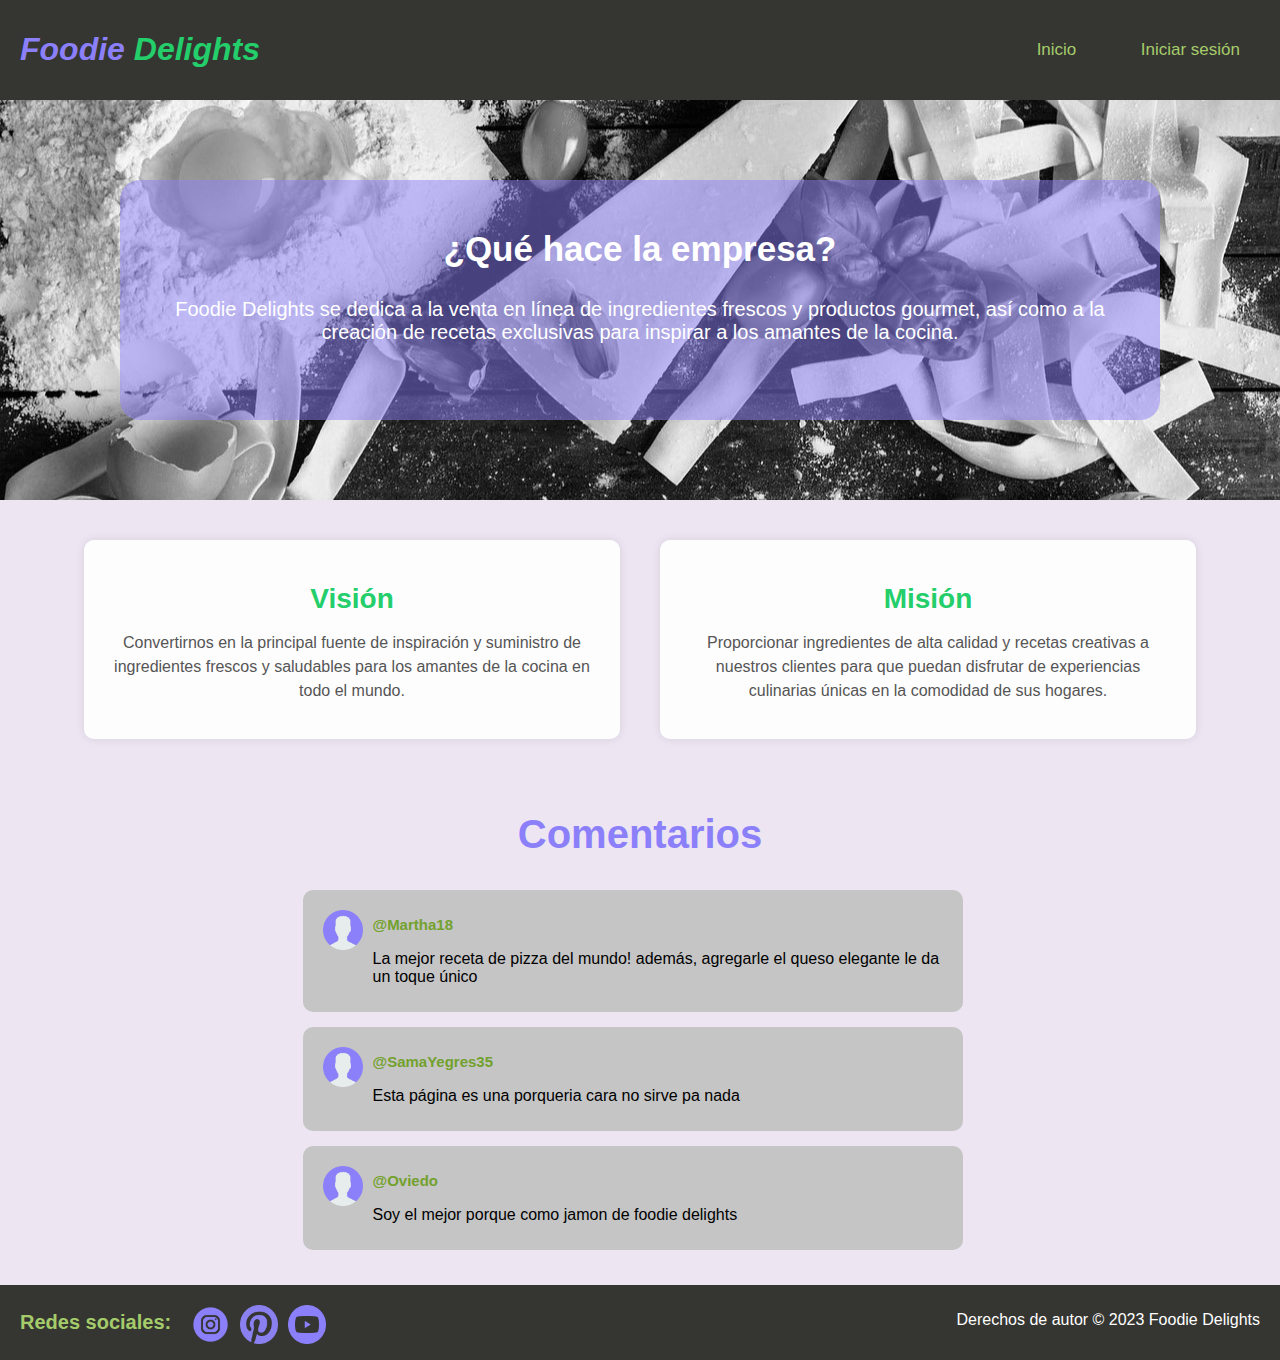
<file: index.html>
<!DOCTYPE html>
<html lang="en">
<head>
    <meta charset="UTF-8">
    <meta name="viewport" content="width=device-width, initial-scale=1.0">
    <link rel="stylesheet" href="assets/css/index.css">
    <title>Foodie Delights/Pagina inicial</title>
</head>
<body>
    <header class="barra">
        <h1><i>Foodie <span>Delights</span></i></h1>
        <div class="menu">
            <nav>
               <ul>
                   <li><a href="index.html">Inicio</a></li>
                   <li><a href="portafolio.html" id="display">Portafolio</a></li>
                   <li><a href="iniciarSesion.html" id="linkInicioSesion">Iniciar sesión</a></li>
               </ul>
           </nav>
       </div>
    </header>
    <section class="que-hace">
        <div class="contenido">
            <h2>¿Qué hace la empresa?</h2>
            <p>Foodie Delights se dedica a la venta en línea de ingredientes frescos y productos gourmet, así como a la creación de recetas exclusivas para inspirar a los amantes de la cocina.</p>
        </div>
    </section>
    <section class="vision-mision">
        <div class="vision">
            <h2>Visión</h2>
            <p>Convertirnos en la principal fuente de inspiración y suministro de ingredientes frescos y saludables para los amantes de la cocina en todo el mundo.</p>
        </div>
        <div class="mision">
            <h2>Misión</h2>
            <p> Proporcionar ingredientes de alta calidad y recetas creativas a nuestros clientes para que puedan disfrutar de experiencias culinarias únicas en la comodidad de sus hogares.</p>
        </div>
    </section>
    <section class="reseñas">
        <h2>Comentarios</h2>
        <div class="comentarios">
            <div class="comentario">
                <img src="assets/img/usuario.png" alt="icono">
                <div class="texto">
                    <p><strong>@Martha18</strong></p>
                    <p>La mejor receta de pizza del mundo! además, agregarle el queso elegante le da un toque único</p>
                </div>
            </div>
            <div class="comentario">
                <img src="assets/img/usuario.png" alt="icono">
                <div class="texto">
                    <p><strong>@SamaYegres35</strong></p>
                    <p>Esta página es una porqueria cara no sirve pa nada</p>
                </div>
            </div>
            <div class="comentario">
                <img src="assets/img/usuario.png" alt="icono">
                <div class="texto">
                    <p><strong>@Oviedo</strong></p>
                    <p>Soy el mejor porque como jamon de foodie delights</p>
                </div>
            </div>
        </div>
    </section>
    <footer>
        <div class="redes">
            <p><strong>Redes sociales:</strong></p>
            <a href="https://www.instagram.com/foodiedelights" target="_blank"><img src="assets/img/instagram.png" alt="ig"></a>
            <a href="https://www.pinterest.com/foodiedelights" target="_blank"><img src="assets/img/logotipo-de-pinterest.png" alt="pin"></a>
            <a href="https://www.youtube.com/foodiedelights" target="_blank"><img src="assets/img/youtube.png" alt="yt"></a>
        </div>
        <p>Derechos de autor © 2023 Foodie Delights</p>
    </footer>
    <script src="assets/js/VerificateUser.js"></script>
</body>
</html>
</file>
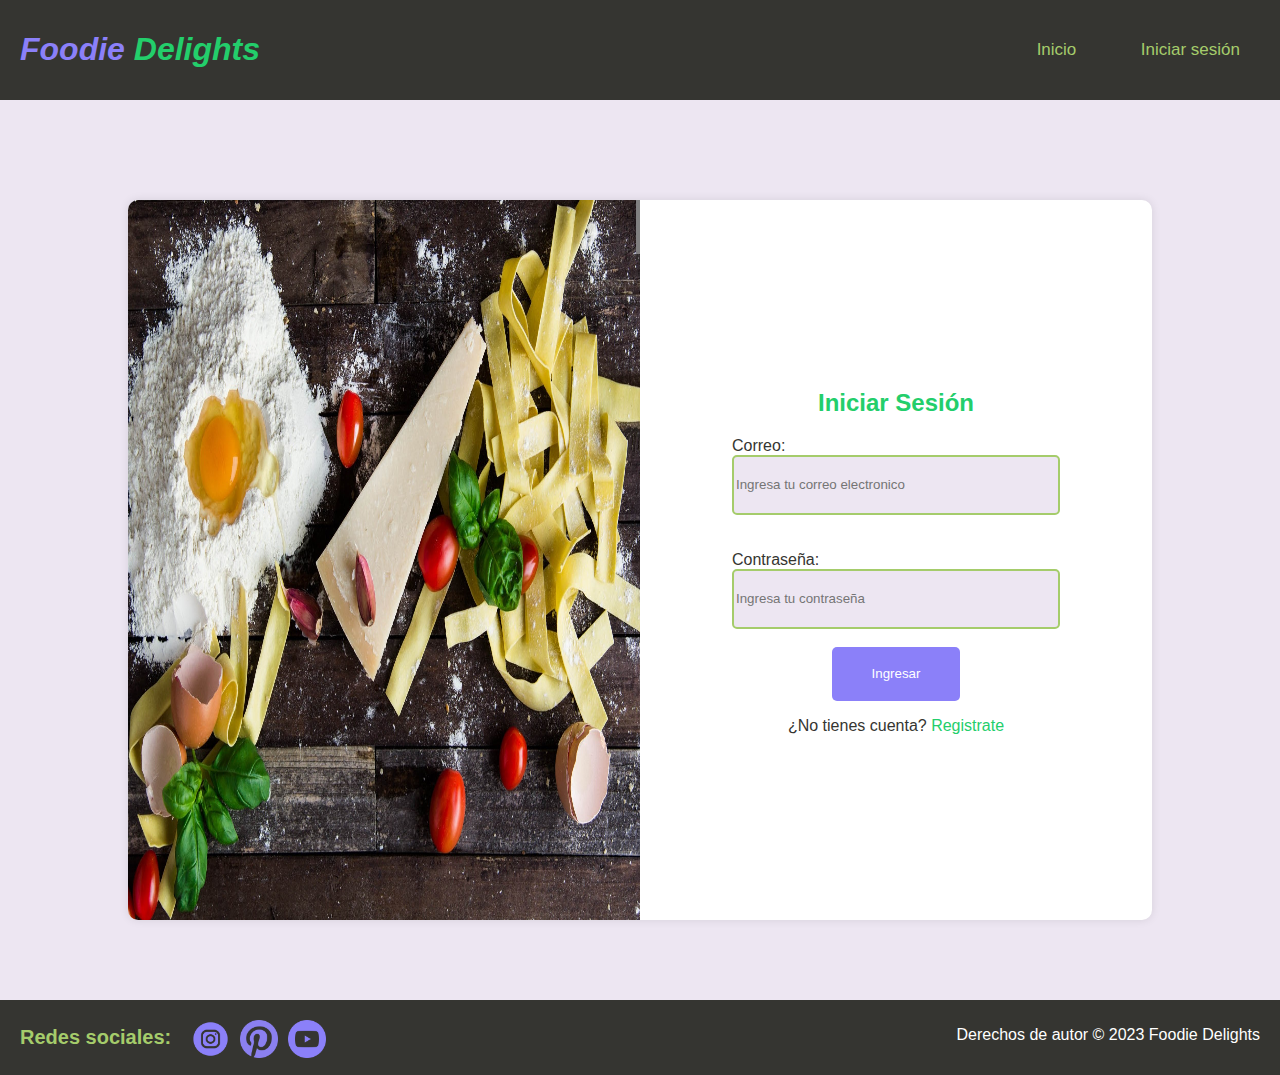
<file: iniciarSesion.html>
<!DOCTYPE html>
<html lang="en">
<head>
    <meta charset="UTF-8">
    <meta name="viewport" content="width=device-width, initial-scale=1.0">
    <link rel="stylesheet" href="assets/css/iniciarSesion.css">
    <title>Foodie Delights/Iniciar sesión</title>
</head>
<body>
    <header class="barra">
        <h1><i>Foodie <span>Delights</span></i></h1>
        <div class="menu">
            <nav>
                <ul>
                    <li><a href="index.html">Inicio</a></li>
                    <li><a href="portafolio.html" id="display">Portafolio</a></li>
                    <li><a href="iniciarSesion.html" id="linkInicioSesion">Iniciar sesión</a></li>
                </ul>
            </nav>
        </div>
    </header>
    <main>
        <section>
            <img src="assets/img/pasta.jpg" alt="pasta">
            <div class="contenido">
                <h2>Iniciar Sesión</h2>
                <form action="" id="inicioSesionForm">
                    <div class="datos">
                        <label for="email">Correo: </label>
                        <input type="email" name="email" placeholder="Ingresa tu correo electronico">
                        <br><br>
                        <label for="password">Contraseña: </label>
                        <input type="password" name="password" placeholder="Ingresa tu contraseña">
                    </div>
                    <br>
                    <button type="submit">Ingresar</button>
                </form>
                <p>¿No tienes cuenta? <a href="registro.html">Registrate</a></p>
            </div>
        </section>
    </main>
    <footer>
        <div class="redes">
            <p><strong>Redes sociales:</strong></p>
            <a href="https://www.instagram.com/foodiedelights" target="_blank"><img src="assets/img/instagram.png" alt="ig"></a>
            <a href="https://www.pinterest.com/foodiedelights" target="_blank"><img src="assets/img/logotipo-de-pinterest.png" alt="pin"></a>
            <a href="https://www.youtube.com/foodiedelights" target="_blank"><img src="assets/img/youtube.png" alt="yt"></a>
        </div>
        <p>Derechos de autor © 2023 Foodie Delights</p>
    </footer>
</body>
<script src="assets/js/iniciarSesion.js"></script>
<script src="assets/js/VerificateUser.js"></script>
</html>
</file>
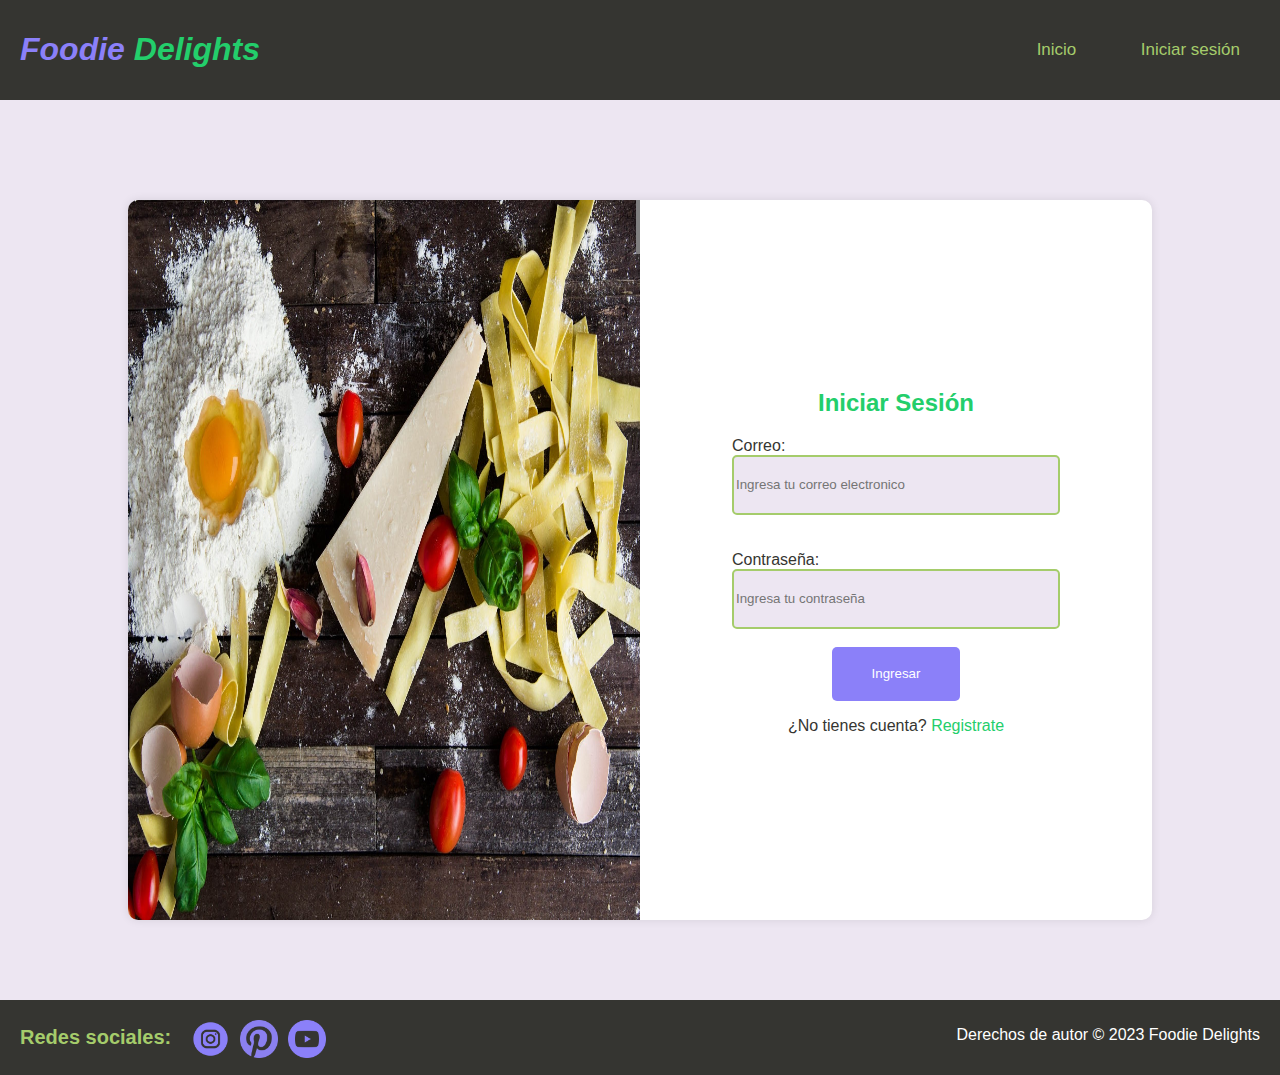
<file: portafolio.html>
<!DOCTYPE html>
<html lang="en">
<head>
    <meta charset="UTF-8">
    <meta name="viewport" content="width=device-width, initial-scale=1.0">
    <link rel="stylesheet" href="assets/css/portafolio.css">
    <title>Foodie Delights/Portafolio</title>
</head>
<body>
    <header class="barra">
        <h1><i>Foodie <span>Delights</span></i></h1>
        <div class="menu">
            <nav>
                <ul>
                    <li><a href="index.html">Inicio</a></li>
                    <li><a href="portafolio.html" id="display">Portafolio</a></li>
                    <li><a href="iniciarSesion.html" id="linkInicioSesion">Iniciar sesión</a></li>
                </ul>
            </nav>
        </div>
    </header>
    <div class="encabezado">
        <h1>Portafolio de la empresa</h1>
    </div>
    <section>
        <h2>Productos</h2>
        <p class="subtitulo">Nuestros productos más vendidos:</p>
        <div class="productos">
            <div class="item">
                <img src="assets/img/jamon-694836_1920.jpg" alt="jamos ibérico">
                <h4>Jamón Ibérico</h4>
                <p>El mejor jamón traido de España</p>
                <p><strong>Precio:</strong>$42.000</p>
            </div>
            <div class="item">
                <img src="assets/img/cheese-2785_1280.jpg" alt="queso">
                <h4>Queso Elegante</h4>
                <p>El queso más fino que existe, gracias a que realizo un curso de etiqueta en Londres</p>
                <p><strong>Precio:</strong>$50.000</p>
            </div>
        </div>
    </section>
    <section>
        <h2>Recetas</h2>
        <p class="subtitulo">Algunas de nuestras más famosas recetas:</p>
        <div class="productos">
            <div class="item">
                <img src="assets/img/pizza.jpg" alt="pizza">
                <h4>Pizza romana</h4>
                <p>Deliciosa pizza, fácil de hacer con ingredientes accesibles</p>
                <p><strong>Precio:</strong>$10.000</p>
            </div>
            <div class="item">
                <img src="assets/img/cake-1869227_1280.jpg" alt="pastel">
                <h4>Tiramisú de café</h4>
                <p>Receta del mejor tiramisú al estilo francés</p>
                <p><strong>Precio:</strong>$10.000</p>
            </div>
        </div>
    </section>
    <footer>
        <div class="redes">
            <p><strong>Redes sociales:</strong></p>
            <a href="https://www.instagram.com/foodiedelights" target="_blank"><img src="assets/img/instagram.png" alt="ig"></a>
            <a href="https://www.pinterest.com/foodiedelights" target="_blank"><img src="assets/img/logotipo-de-pinterest.png" alt="pin"></a>
            <a href="https://www.youtube.com/foodiedelights" target="_blank"><img src="assets/img/youtube.png" alt="yt"></a>
        </div>
        <p>Derechos de autor © 2023 Foodie Delights</p>
    </footer>
    <script src="assets/js/VerificateUser.js"></script>
    <script src="assets/js/proteccion.js"></script>
</body>
</html>
</file>
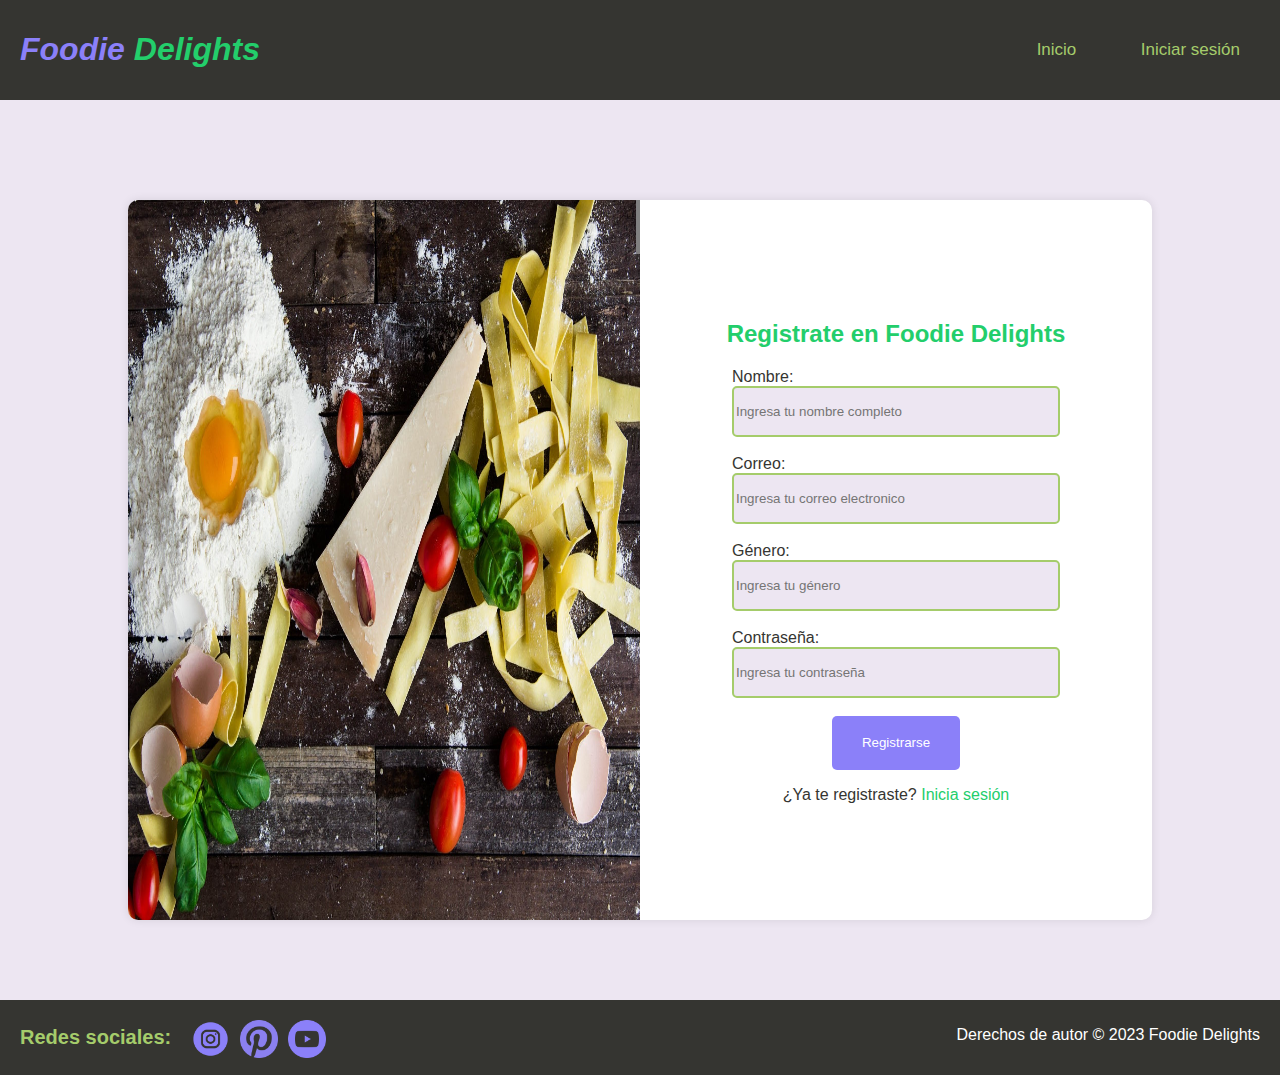
<file: registro.html>
<!DOCTYPE html>
<html lang="en">
<head>
    <meta charset="UTF-8">
    <meta name="viewport" content="width=device-width, initial-scale=1.0">
    <link rel="stylesheet" href="assets/css/registro.css">
    <title>Foodie Delights/Registro</title>
</head>
<body>
    <header class="barra">
        <h1><i>Foodie <span>Delights</span></i></h1>
        <div class="menu">
            <nav>
                <ul>
                    <li><a href="index.html">Inicio</a></li>
                    <li><a href="portafolio.html" id="display">Portafolio</a></li>
                    <li><a href="iniciarSesion.html" id="linkInicioSesion">Iniciar sesión</a></li>
                </ul>
            </nav>
        </div>
    </header>
    <main>
        <section>
            <img src="assets/img/pasta.jpg" alt="pasta">
            <div class="contenido">
                <h2>Registrate en Foodie Delights</h2>
                <form action="" id="registroForm">
                    <div class="datos">
                        <label for="nombre">Nombre: </label>
                        <input type="text" name="nombre" placeholder="Ingresa tu nombre completo">
                        <br>
                        <label for="email">Correo: </label>
                        <input type="email" name="email" placeholder="Ingresa tu correo electronico">
                        <br>
                        <label for="genero">Género: </label>
                        <input type="text" name="genero" placeholder="Ingresa tu género">
                        <br>
                        <label for="password">Contraseña: </label>
                        <input type="password" name="password" placeholder="Ingresa tu contraseña">
                    </div>
                    <br>
                    <button type="submit">Registrarse</button>
                </form>
                <p>¿Ya te registraste? <a href="iniciarSesion.html">Inicia sesión</a></p>
            </div>
        </section>
    </main>
    <footer>
        <div class="redes">
            <p><strong>Redes sociales:</strong></p>
            <a href="https://www.instagram.com/foodiedelights" target="_blank"><img src="assets/img/instagram.png" alt="ig"></a>
            <a href="https://www.pinterest.com/foodiedelights" target="_blank"><img src="assets/img/logotipo-de-pinterest.png" alt="pin"></a>
            <a href="https://www.youtube.com/foodiedelights" target="_blank"><img src="assets/img/youtube.png" alt="yt"></a>
        </div>
        <p>Derechos de autor © 2023 Foodie Delights</p>
    </footer>
</body>
<script src="assets/js/registro2.js"></script>
<script src="assets/js/VerificateUser.js"></script>
</html>
</file>
<file: assets/css/index.css>
/*BODY*/

body{
    margin: 0;
    padding: 0;
    font-family: Arial, Helvetica, sans-serif;
    background-color: #EDE6F2;
}

/*HEADER*/

.barra{
    display: flex;
    background-color: #353531;
    color: white;
    align-items: center;
    padding: 10px;
}
.barra h1{
    margin-left: 10px;
    color: #8B80F9;
}
.barra h1 span{
    color: #23CE6B;
}
.barra li,.barra a{
    padding: 5px;
    font-size: 17px;
    display: inline;
    margin-right: 10px;
    text-decoration: none;
    color: #A5CC6B;
    list-style: none;
}
.barra a:hover{
    transition: 0.5s;
    padding: 5px;
    border-radius: 3px;
    background-color: #A5CC6B;
    color: white;
}
.menu {
    margin-left: auto;
}
.menu nav, .menu ul{
    padding: 0;
    margin: 0;
}

/*MAIN*/

.que-hace{
    display: flex;
    justify-content: center;
    align-items:center;
    background-image: url(../img/pasta-794464_1280.jpg);
    background-size: cover;
    background-position: center;
    height: 400px;
}
.contenido{
    display: flexbox;
    align-items: center;
    justify-content: center;
    background-color:rgba(139, 128, 249, 0.5);
    color: white;
    width: 1000px;
    height: 200px;
    padding: 20px;
    border-radius: 20px;
    text-align: center;
}

.contenido h2{
    font-size: 35px;
}

.contenido p{
    font-size: 20px;   
}

.vision-mision {
    margin: 20px;
    display: flex;
    justify-content: center;
    flex-wrap: wrap;
}

.vision-mision div {
    margin: 20px;
    padding: 20px;
    width: 40%;
    background-color: rgba(255, 255, 255, 0.9);
    border-radius: 10px;
    box-shadow: 0 0 10px rgba(0, 0, 0, 0.1);
    text-align: center;
}
.vision-mision h2 {
    font-size: 28px;
    color:#23CE6B;
    margin-bottom: 10px;
}
.vision-mision p {
    font-size: 16px;
    line-height: 1.5;
    color: #555;
}

.reseñas{
    margin: 20px;
    display: flex;
    flex-direction: column;
    align-items: center;
}
.reseñas h2{
    font-size: 40px;
    color: #8B80F9;
}
.comentarios{
    display: flex;
    justify-content: center;
    flex-wrap: wrap;
}
.comentario{
    background-color:#c5c5c5;
    border-radius: 10px;
    width: 50vw;
    margin-right: 15px;
    margin-bottom: 15px;
    padding: 10px;
    display: flex;
}
.comentario img{
    width: 40px;
    height: 40px;
    margin: 10px;
}
.comentario p strong{
    color: #73a12d;
    font-size: 15px;
}

/* FOOTER */

footer {
    background-color: #353531;
    color: white;
    text-align: center;
    padding: 10px 0;
    display: flex;
    justify-content: space-between;
}
.redes{
    display: flex;
    justify-content:flex-start;
}

.redes p strong{
    margin-left: 20px;
    color: #A5CC6B;
    font-size: 20px;
}
footer p{
    margin-right: 20px;
}
.redes a img{
    margin-top:10px ;
    width: 3vw;
    height: 3vw;
    margin-right: 10px;
}

/* RESPONSIVE */

@media only screen and (max-width: 600px) {
    /*HEADER*/

    .barra {
        flex-direction: column; 
    }
    
    .barra h1 {
        text-align: center;
        margin-bottom: 10px; 
    }
    
    .menu {
        width: 100%; 
        text-align: center; 
        margin-left: 0; 
    }
    
    .barra li, .barra a {
        margin: 0;
    }

    /*MAIN*/

    .contenido{
        border-radius: 0%;
    }
    .contenido h2{
        font-size: 30px;
    }
    
    .contenido p{
        font-size: 15px;   
    }
    
    .vision-mision div{
        width: 100%;
    }
    .comentario img{
        width: 20%;
        height: 20%;
    }

    /*FOOTER*/

    footer{
        flex-direction: column;
        justify-content: center;
    }

    .redes{
        justify-content: center;
    }

    .redes a img{
        width: 6vw;
        height: 6vw;
        margin-top: 5px;
        margin-right: 10px;
    }
}
</file>
<file: assets/css/iniciarSesion.css>
/*BODY*/

body{
    margin: 0;
    padding: 0;
    font-family: Arial, Helvetica, sans-serif;
    background-color: #EDE6F2;
}

/*HEADER*/

.barra{
    display: flex;
    background-color: #353531;
    color: white;
    align-items: center;
    padding: 10px;
}
.barra h1{
    margin-left: 10px;
    color: #8B80F9;
}
.barra h1 span{
    color: #23CE6B;
}
.barra li,.barra a{
    padding: 5px;
    font-size: 17px;
    display: inline;
    margin-right: 10px;
    text-decoration: none;
    color: #A5CC6B;
    list-style: none;
}
.barra a:hover{
    transition: 0.5s;
    padding: 5px;
    border-radius: 3px;
    background-color: #A5CC6B;
    color: white;
}
.menu {
    margin-left: auto;
}
.menu nav, .menu ul{
    padding: 0;
    margin: 0;
}

/*MAIN*/

main{
    display: flex;
    justify-content: center;
    align-items: center;
    height: 100vh;
}

section {
    display: flex;
    overflow: hidden;
    align-items: center;
    flex-wrap: wrap;
    background-color: white;
    margin-top: 20px;
    width: 80vw;
    height: 80vh;
    border-radius: 10px;
    box-shadow: 0 0 10px rgba(0, 0, 0, 0.1);
    color: #353531;
}
section img{
    height: 100%;
    width: 50%;
}
.contenido{
    width: 50%;
    display: flex;
    flex-direction: column;
    align-items: center;
    justify-content: center;
}
.contenido form{
    display: flex;
    flex-direction: column;
    justify-content: center;
    align-items: center;
}
.contenido h2{
    color: #23CE6B;
}
.datos{
    display: flex;
    flex-direction: column;
}
.datos input{
    width: 25vw;
    height: 6vh;
    border: 2px solid #A5CC6B;
    background-color: #EDE6F2;
    border-radius: 5px;
}
.datos input:focus{
    outline: none;
    background-color: white;
    border-color: #8B80F9;
}
.contenido form button{
    width: 10vw;
    height: 6vh;
    background-color: #8B80F9;
    border-radius: 5px;
    color: white;
    border: none;
}
section form button:hover{
    background-color:#5849ff;
}

section p a{
    text-decoration: none;
    color:#23CE6B;
}

/* FOOTER */

footer {
    background-color: #353531;
    color: white;
    text-align: center;
    padding: 10px 0;
    display: flex;
    justify-content: space-between;
}
.redes{
    display: flex;
    justify-content:flex-start;
}

.redes p strong{
    margin-left: 20px;
    color: #A5CC6B;
    font-size: 20px;
}
footer p{
    margin-right: 20px;
}
.redes a img{
    margin-top:10px ;
    width: 3vw;
    height: 3vw;
    margin-right: 10px;
}

/* RESPONSIVE */

@media only screen and (max-width: 600px) {
    /*HEADER*/

    .barra {
        flex-direction: column; 
    }
    
    .barra h1 {
        text-align: center;
        margin-bottom: 10px; 
    }
    
    .menu {
        width: 100%; 
        text-align: center; 
        margin-left: 0; 
    }
    
    .barra li, .barra a {
        margin: 0;
    }

    /*MAIN*/
    
    section img{
        width: 100%;
        height: 30%;
    }

    .contenido{
        height: 70%;
        width: 100%;
    }

    .datos input{
        width: 50vw;
        height: 4vh;
    }

    .contenido form button{
        width: 20vw;
        height: 4vh;
    }

    /*FOOTER*/

    footer{
        flex-direction: column;
        justify-content: center;
    }

    .redes{
        justify-content: center;
    }

    .redes a img{
        width: 5vw;
        height: 5vw;
        margin-top: 20px;
        margin-right: 10px;
    }

}
</file>
<file: assets/css/portafolio.css>
/*BODY*/

body{
    margin: 0;
    padding: 0;
    font-family: Arial, Helvetica, sans-serif;
    background-color: #EDE6F2;
}

/*HEADER*/

.barra{
    display: flex;
    background-color: #353531;
    color: white;
    align-items: center;
    padding: 10px;
    flex-wrap: wrap;
}
.barra h1{
    margin-left: 10px;
    color: #8B80F9;
}
.barra h1 span{
    color: #23CE6B;
}
.barra li, .barra a{
    padding: 5px;
    font-size: 17px;
    display: inline;
    margin-right: 10px;
    text-decoration: none;
    color: #A5CC6B;
    list-style: none;
}
.barra a:hover{
    transition: 0.5s;
    padding: 5px;
    border-radius: 3px;
    background-color: #A5CC6B;
    color: white;
}
.menu {
    margin-left: auto;
}
.menu nav, .menu ul{
    padding: 0;
    margin: 0;
}

/*MAIN*/

.encabezado{
    background-color:#8B80F9;
    text-align: center;
    padding: 20px 0;
}

.encabezado h1 {
    color: white;
    font-size: 32px;
    margin: 0;
}

section {
    background-color: white;
    margin: 20px;
    padding: 20px;
    border-radius: 10px;
    box-shadow: 0 0 10px rgba(0, 0, 0, 0.1);
}

section h2 {
    font-size: 28px;
    color:#23CE6B;
    margin-bottom: 10px;
}

.subtitulo {
    font-size: 16px;
    line-height: 1.5;
    color: #555;
}

.productos{
    display: flex;
    justify-content: space-around;
    margin-top: 20px;
    flex-wrap: wrap;
}
.item{
    background-color: #c5c5c5;
    border-radius: 10px;
    width: 35vw;
    display: flex;
    flex-direction: column;
    align-items: center;
    justify-content: center;
    padding: 10px;
    color:#353531;
}
.item img {
    width: 30vw;
    height: 40vh;
}
.item h4{
    color: #8B80F9;
}

/* FOOTER */

footer {
    background-color: #353531;
    color: white;
    text-align: center;
    padding: 10px 0;
    display: flex;
    justify-content: space-between;
}
.redes{
    display: flex;
    justify-content:flex-start;
}

.redes p strong{
    margin-left: 20px;
    color: #A5CC6B;
    font-size: 20px;
}
footer p{
    margin-right: 20px;
}
.redes a img{
    margin-top:10px ;
    width: 3vw;
    height: 3vw;
    margin-right: 10px;
}

/* RESPONSIVE */

@media only screen and (max-width: 600px) {
    /*HEADER*/

    .barra {
        flex-direction: column; 
        align-items: stretch; 
    }
    
    .barra h1 {
        text-align: center;
        margin-bottom: 10px; 
    }
    
    .menu {
        width: 100%; 
        text-align: center; 
        margin-left: 0; 
    }
    
    .barra li, .barra a {
        margin: 0; 
    }

    /*MAIN*/
    
    .item{
        width: 75vw;
        margin-bottom: 20px;
    }
    .item img{
        width: 70vw;
        height: 45vh;
    }

    /*FOOTER*/

    footer{
        flex-direction: column;
        justify-content: center;
    }

    .redes{
        justify-content: center;
    }

    .redes a img{
        width: 6vw;
        height: 6vw;
        margin-top: 5px;
        margin-right: 10px;
    }
}
</file>
<file: assets/css/registro.css>
/*BODY*/

body{
    margin: 0;
    padding: 0;
    font-family: Arial, Helvetica, sans-serif;
    background-color: #EDE6F2;
}

/*HEADER*/

.barra{
    display: flex;
    background-color: #353531;
    color: white;
    align-items: center;
    padding: 10px;
}
.barra h1{
    margin-left: 10px;
    color: #8B80F9;
}
.barra h1 span{
    color: #23CE6B;
}
.barra li,.barra a{
    padding: 5px;
    font-size: 17px;
    display: inline;
    margin-right: 10px;
    text-decoration: none;
    color: #A5CC6B;
    list-style: none;
}
.barra a:hover{
    transition: 0.5s;
    padding: 5px;
    border-radius: 3px;
    background-color: #A5CC6B;
    color: white;
}
.menu {
    margin-left: auto;
}
.menu nav, .menu ul{
    padding: 0;
    margin: 0;
}

/*MAIN*/
main{
    display: flex;
    justify-content: center;
    align-items: center;
    height: 100vh;
}

section {
    display: flex;
    overflow: hidden;
    align-items: center;
    flex-wrap: wrap;
    background-color: white;
    margin-top: 20px;
    width: 80vw;
    height: 80vh;
    border-radius: 10px;
    box-shadow: 0 0 10px rgba(0, 0, 0, 0.1);
    color: #353531;
}
section img{
    height: 100%;
    width: 50%;
}
.contenido{
    width: 50%;
    display: flex;
    flex-direction: column;
    align-items: center;
    justify-content: center;
}
.contenido form{
    display: flex;
    flex-direction: column;
    justify-content: center;
    align-items: center;
}
.contenido h2{
    color: #23CE6B;
}
.datos{
    display: flex;
    flex-direction: column;
}
.datos input{
    width: 25vw;
    height: 5vh;
    border: 2px solid #A5CC6B;
    background-color: #EDE6F2;
    color: black;
    border-radius: 5px;
}
.datos input:focus{
    outline: none;
    background-color: white;
    border-color: #8B80F9;
}
.contenido form button{
    width: 10vw;
    height: 6vh;
    background-color: #8B80F9;
    border-radius: 5px;
    color: white;
    border: none;
}
section form button:hover{
    background-color:#5849ff;
}

section p a{
    text-decoration: none;
    color:#23CE6B;
}

/* FOOTER */

footer {
    background-color: #353531;
    color: white;
    text-align: center;
    padding: 10px 0;
    display: flex;
    justify-content: space-between;
}
.redes{
    display: flex;
    justify-content:flex-start;
}

.redes p strong{
    margin-left: 20px;
    color: #A5CC6B;
    font-size: 20px;
}
footer p{
    margin-right: 20px;
}
.redes a img{
    margin-top:10px ;
    width: 3vw;
    height: 3vw;
    margin-right: 10px;
}

/* RESPONSIVE */

@media only screen and (max-width: 600px) {
    /*HEADER*/

    .barra {
        flex-direction: column; 
    }
    
    .barra h1 {
        text-align: center;
        margin-bottom: 10px; 
    }
    
    .menu {
        width: 100%; 
        text-align: center; 
        margin-left: 0; 
    }
    
    .barra li, .barra a {
        margin: 0;
    }

    /*MAIN*/
    
    section img{
        width: 100%;
        height: 30%;
    }

    .contenido{
        height: 70%;
        width: 100%;
    }

    .contenido h2{
        font-size: 18px;
    }

    .datos input{
        width: 50vw;
        height: 4vh;
    }

    .contenido form button{
        width: 23vw;
        height: 4vh;
    }

    /*FOOTER*/

    footer{
        flex-direction: column;
        justify-content: center;
    }

    .redes{
        justify-content: center;
    }

    .redes a img{
        width: 5vw;
        height: 5vw;
        margin-top: 20px;
        margin-right: 10px;
    }

}
</file>
